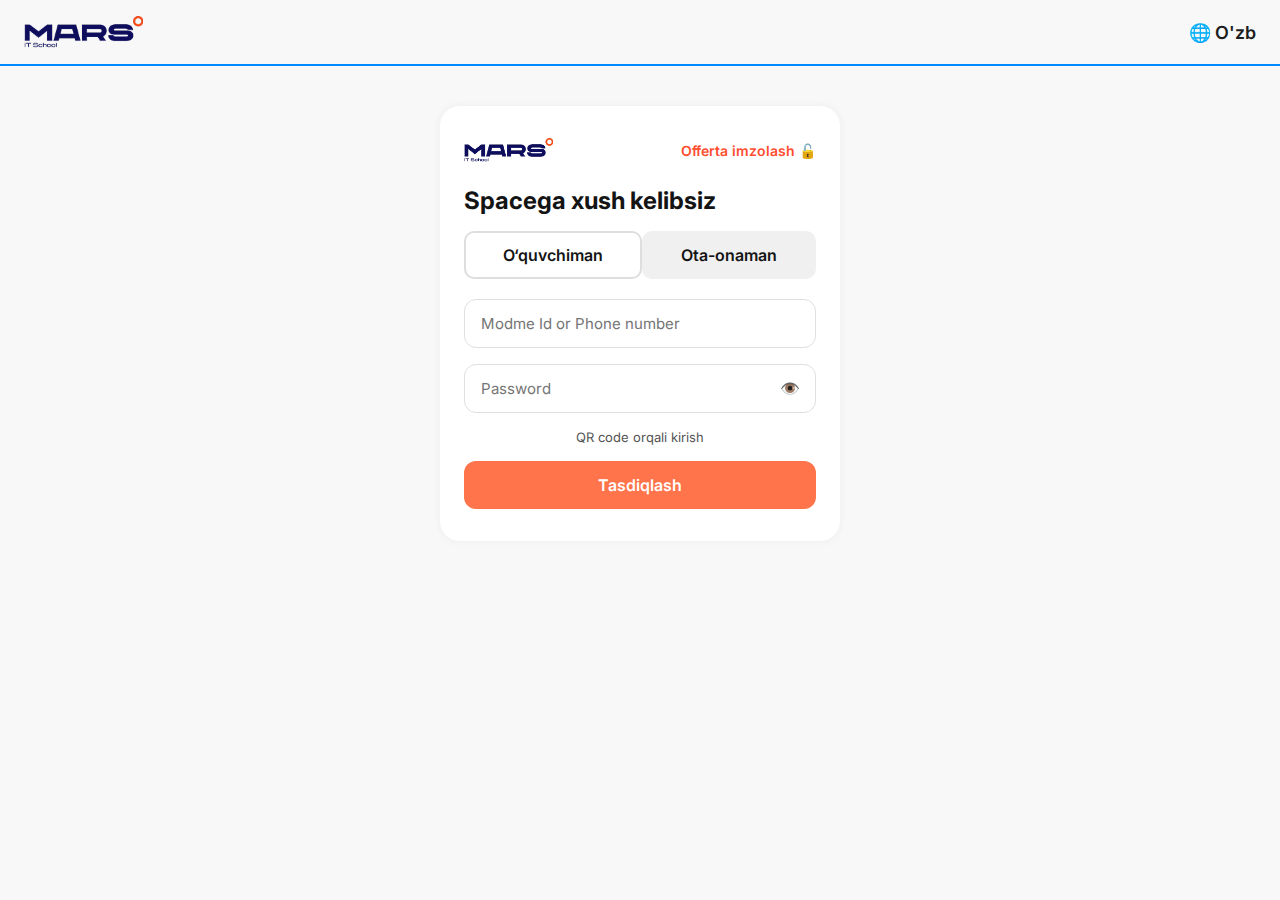
<file: index.html>
<!DOCTYPE html>
<html lang="uz">
  <head>
    <meta charset="UTF-8" />
    <meta name="viewport" content="width=device-width, initial-scale=1.0" />
    <title>MARS Login</title>
    <link rel="stylesheet" href="main.css" />
    <link
      href="https://fonts.googleapis.com/css2?family=Inter:wght@400;600;700&display=swap"
      rel="stylesheet"
    />
  </head>
  <body>
    <header>
      <div class="top-bar">
        <img src="./image 2 (13).png" alt="MARS Logo" />
        <div class="lang">🌐 O'zb</div>
      </div>
    </header>

    <main>
      <div class="login-box">
        <div class="top-login">
          <img src="./image 2 (13).png" alt="MARS Logo" />
          <a href="#" class="offerta">Offerta imzolash 🔓</a>
        </div>

        <h2>Spacega xush kelibsiz</h2>

        <div class="tab">
          <button class="active">O‘quvchiman</button>
          <button>Ota-onaman</button>
        </div>

        <form>
          <input class="login" type="number" placeholder="Modme Id or Phone number" />
          <div class="password-box">
            <input class="password" type="number" placeholder="Password" />
            <span class="eye">👁️</span>
          </div>
          <p class="qr-text">QR code orqali kirish</p>
          <button class="submit-btn">Tasdiqlash</button>
        </form>
      </div>
    </main>

    <script src="./main.js"></script>
  </body>
</html>
</file>
<file: main.css>
* {
    margin: 0;
    padding: 0;
    box-sizing: border-box;
    font-family: 'Inter', sans-serif;
}

.eroor {
    color: #FF4D30;
    padding-top: 20px;
    text-align: center;
    display: none;
    font-size: 18px;
}

body {
    background-color: #f8f8f8;
}

.container {
    max-width: 100%;
    width: 85%;
    margin: 0 auto;
}

.top-bar {
    display: flex;
    justify-content: space-between;
    align-items: center;
    padding: 16px 24px;
    border-bottom: 2px solid #008CFF;
}

.top-bar img {
    height: 32px;
}

.lang {
    font-size: 18px;
    font-weight: 600;
    color: #1E1E1E;
}

main {
    display: flex;
    justify-content: center;
    align-items: center;
    padding: 40px 16px;
}

.login-box {
    background: white;
    border-radius: 20px;
    padding: 32px 24px;
    width: 100%;
    max-width: 400px;
    box-shadow: 0 0 10px rgba(0, 0, 0, 0.05);
}

.top-login {
    display: flex;
    justify-content: space-between;
    align-items: center;
}

.top-login img {
    height: 24px;
}

.offerta {
    color: #FF4D30;
    font-size: 14px;
    text-decoration: none;
    font-weight: 600;
}

h2 {
    margin-top: 24px;
    margin-bottom: 16px;
    font-size: 24px;
    color: #141414;
    font-weight: 700;
}

.tab {
    display: flex;
    margin-bottom: 20px;
}

.tab button {
    flex: 1;
    padding: 12px 0;
    border: none;
    border-radius: 10px;
    background-color: #f0f0f0;
    font-weight: 600;
    font-size: 16px;
    cursor: pointer;
    color: #141414;
}

.tab button.active {
    background-color: white;
    border: 2px solid #dedede;
}

form input {
    width: 100%;
    padding: 14px 16px;
    margin-bottom: 16px;
    border: 1.5px solid #E0E0E0;
    border-radius: 12px;
    font-size: 15px;
}

.password-box {
    position: relative;
}

.password-box .eye {
    position: absolute;
    right: 16px;
    top: 14px;
    cursor: pointer;
    font-size: 16px;
}

.qr-text {
    text-align: center;
    font-size: 13px;
    margin-bottom: 16px;
    color: #555;
}

.submit-btn {
    width: 100%;
    padding: 14px;
    background-color: #FF744A;
    color: white;
    border: none;
    border-radius: 12px;
    font-size: 16px;
    font-weight: 600;
    cursor: pointer;
}
</file>
